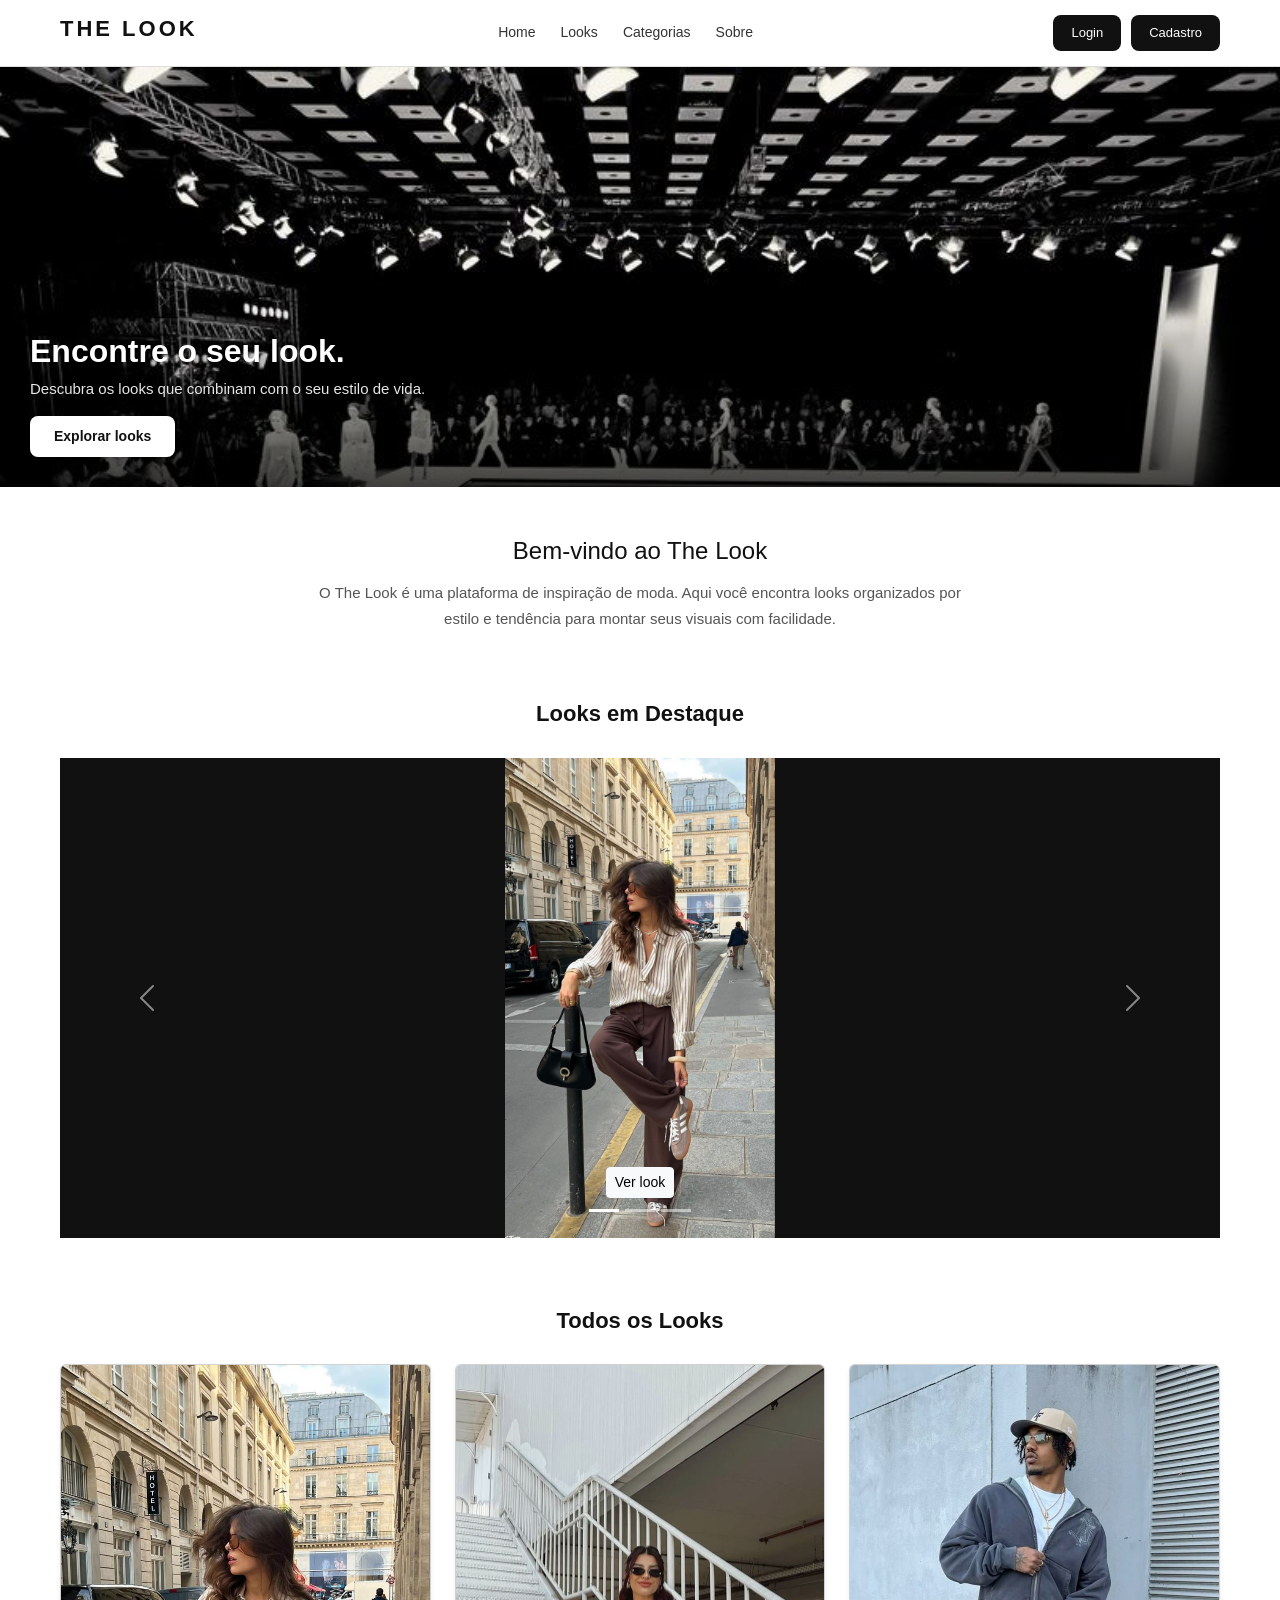
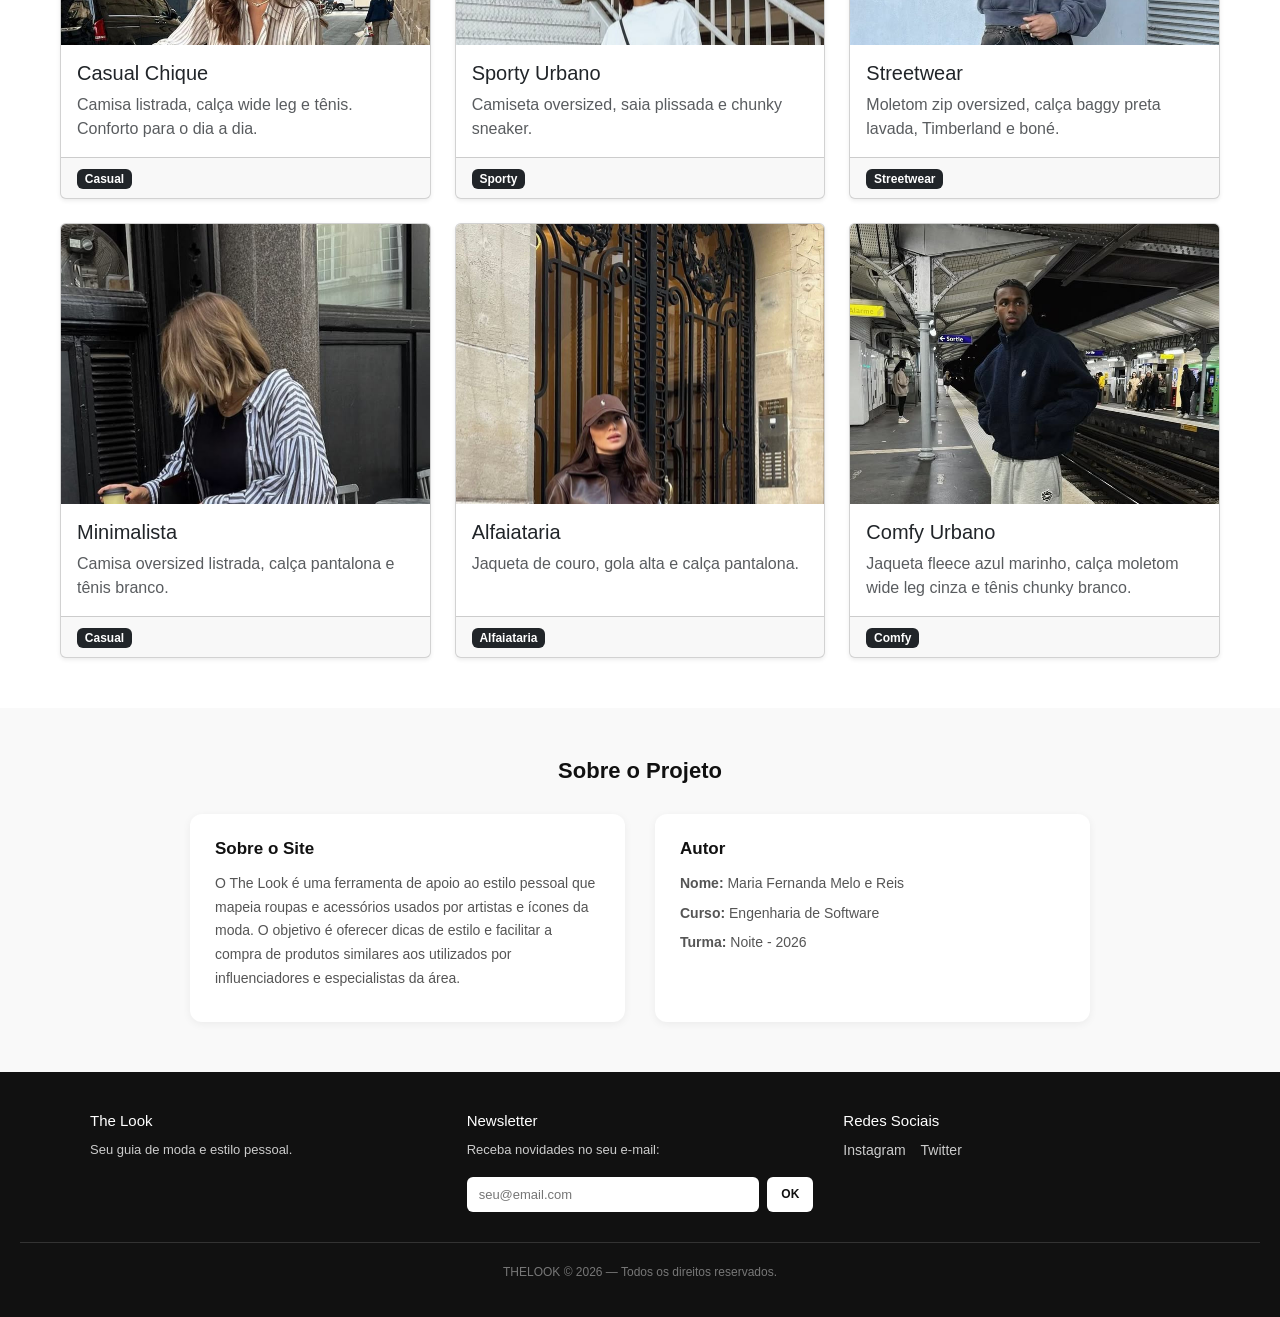
<file: public/index.html>
<!DOCTYPE html>
<html lang="pt-BR">
<head>
  <meta charset="UTF-8">
  <meta name="viewport" content="width=device-width, initial-scale=1.0">
  <title>The Look</title>
  <link rel="stylesheet" href="https://cdn.jsdelivr.net/npm/bootstrap@5.3.3/dist/css/bootstrap.min.css">
  <link rel="stylesheet" href="assets/css/styles.css">
</head>
<body id="pagina-index">

  <header>
    <div class="header-interno">
      <div class="logo">
        <h1>THE LOOK</h1>
      </div>
      <nav class="nav-links">
        <a href="index.html">Home</a>
        <a href="#destaques">Looks</a>
        <a href="#todos">Categorias</a>
        <a href="#sobre">Sobre</a>
      </nav>
      <div class="header-acoes">
        <button>Login</button>
        <button>Cadastro</button>
      </div>
    </div>
  </header>

  <!-- banner -->
  <div class="banner">
    <img src="assets/img/bannerr.jpg" alt="Banner The Look">
    <div class="banner-texto">
      <h2>Encontre o seu look.</h2>
      <p>Descubra os looks que combinam com o seu estilo de vida.</p>
      <a href="#destaques" class="btn-banner">Explorar looks</a>
    </div>
  </div>

  <!-- introdução -->
  <div class="introducao">
    <h2>Bem-vindo ao The Look</h2>
    <p>O The Look é uma plataforma de inspiração de moda. Aqui você encontra looks organizados por estilo e tendência para montar seus visuais com facilidade.</p>
  </div>

  <!-- seção 1: slider bootstrap com captions -->
  <div id="destaques" class="secao-looks">
    <h2 class="titulo-secao">Looks em Destaque</h2>
    <div id="slider" class="carousel slide" data-bs-ride="carousel">
      <div class="carousel-indicators" id="sliderIndicators"></div>
      <div class="carousel-inner" id="sliderInner"></div>
      <button class="carousel-control-prev" type="button" data-bs-target="#slider" data-bs-slide="prev">
        <span class="carousel-control-prev-icon" aria-hidden="true"></span>
        <span class="visually-hidden">Anterior</span>
      </button>
      <button class="carousel-control-next" type="button" data-bs-target="#slider" data-bs-slide="next">
        <span class="carousel-control-next-icon" aria-hidden="true"></span>
        <span class="visually-hidden">Próximo</span>
      </button>
    </div>
  </div>

  <!-- seção 2: cards bootstrap -->
  <div id="todos" class="secao-looks">
    <h2 class="titulo-secao">Todos os Looks</h2>
    <div class="row row-cols-1 row-cols-sm-2 row-cols-md-3 g-4" id="listaLooks"></div>
  </div>

  <!-- seção 3: sobre o autor -->
  <div id="sobre" class="secao-sobre">
    <h2 class="titulo-secao">Sobre o Projeto</h2>
    <div class="box-sobre">
      <div class="sobre-texto">
        <h3>Sobre o Site</h3>
        <p>O The Look é uma ferramenta de apoio ao estilo pessoal que mapeia roupas e acessórios usados por artistas e ícones da moda. O objetivo é oferecer dicas de estilo e facilitar a compra de produtos similares aos utilizados por influenciadores e especialistas da área.</p>
      </div>
      <div class="sobre-autor">
        <h3>Autor</h3>
        <p><strong>Nome:</strong> Maria Fernanda Melo e Reis</p>
        <p><strong>Curso:</strong> Engenharia de Software</p>
        <p><strong>Turma:</strong> Noite - 2026</p>
      </div>
    </div>
  </div>

  <footer>
    <div class="footer-interno">
      <div class="footer-bloco">
        <h3>The Look</h3>
        <p>Seu guia de moda e estilo pessoal.</p>
      </div>
      <div class="footer-bloco">
        <h3>Newsletter</h3>
        <p>Receba novidades no seu e-mail:</p>
        <div class="newsletter-form">
          <input type="email" placeholder="seu@email.com">
          <button>OK</button>
        </div>
      </div>
      <div class="footer-bloco">
        <h3>Redes Sociais</h3>
        <div class="redes-sociais">
          <a href="#">Instagram</a>
          <a href="#">Twitter</a>
        </div>
      </div>
    </div>
    <p class="footer-copy">THELOOK © 2026 — Todos os direitos reservados.</p>
  </footer>

  <script src="https://cdn.jsdelivr.net/npm/bootstrap@5.3.3/dist/js/bootstrap.bundle.min.js"></script>
  <script src="assets/js/app.js"></script>
</body>
</html>
</file>
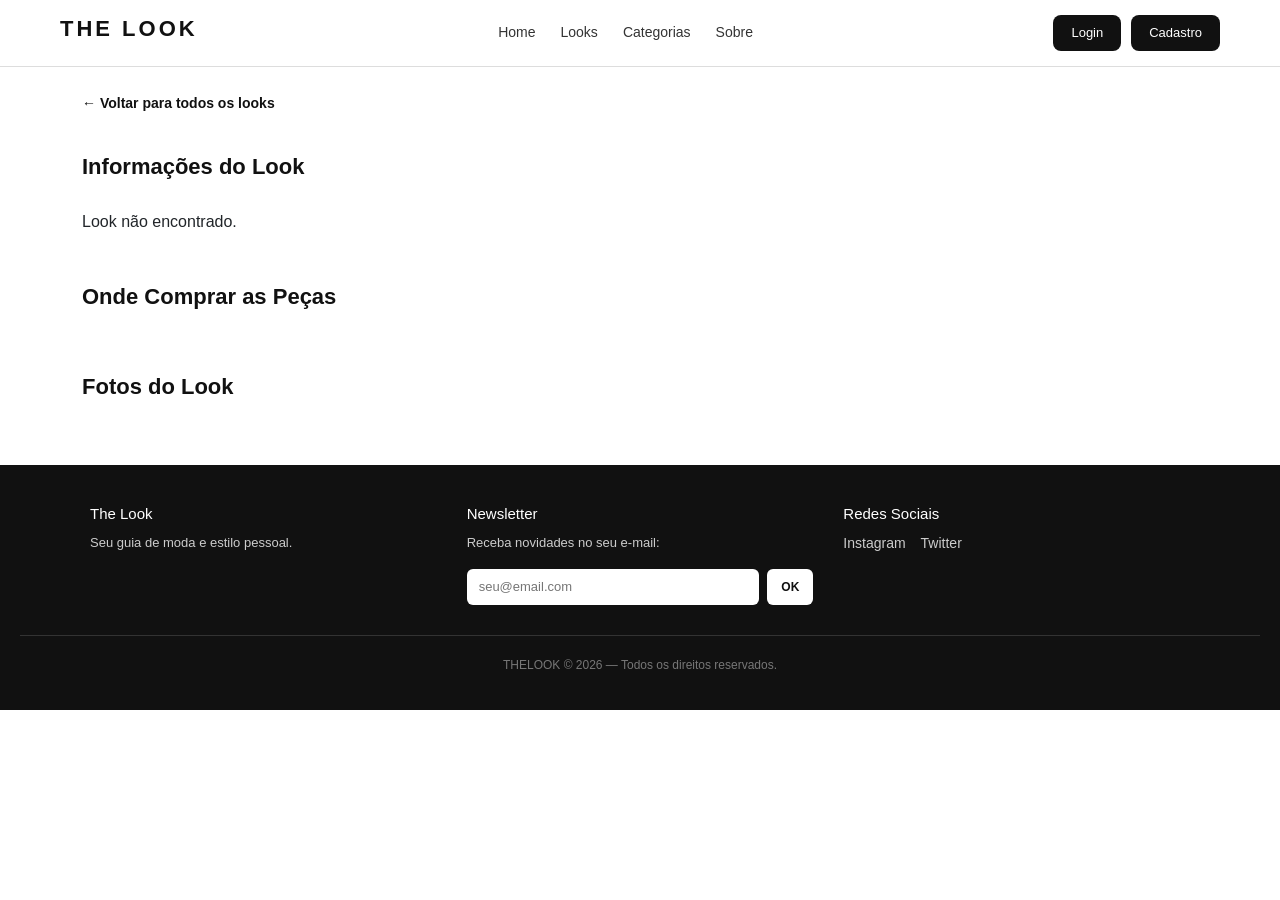
<file: public/detalhe.html>
<!DOCTYPE html>
<html lang="pt-BR">
<head>
  <meta charset="UTF-8">
  <meta name="viewport" content="width=device-width, initial-scale=1.0">
  <title>Detalhe - The Look</title>
  <link rel="stylesheet" href="https://cdn.jsdelivr.net/npm/bootstrap@5.3.3/dist/css/bootstrap.min.css">
  <link rel="stylesheet" href="assets/css/styles.css">
</head>
<body id="pagina-detalhe">

  <header>
    <div class="header-interno">
      <div class="logo">
        <h1>THE LOOK</h1>
      </div>
      <nav class="nav-links">
        <a href="index.html">Home</a>
        <a href="index.html#destaques">Looks</a>
        <a href="index.html#todos">Categorias</a>
        <a href="index.html#sobre">Sobre</a>
      </nav>
      <div class="header-acoes">
        <button>Login</button>
        <button>Cadastro</button>
      </div>
    </div>
  </header>

  <div class="container mt-4 mb-5">

    <a href="index.html" class="btn-voltar">← Voltar para todos os looks</a>

    <!-- seção 1: informações do look -->
    <div class="secao-detalhe">
      <h2 class="titulo-secao text-start">Informações do Look</h2>
      <div id="infoLook"></div>
    </div>

    <!-- seção 2: onde comprar -->
    <div class="secao-detalhe">
      <h2 class="titulo-secao text-start">Onde Comprar as Peças</h2>
      <div class="row g-3" id="ondeComprar"></div>
    </div>

    <!-- seção 3: fotos do look -->
    <div class="secao-detalhe">
      <h2 class="titulo-secao text-start">Fotos do Look</h2>
      <div class="row g-3" id="fotosLook"></div>
    </div>

  </div>

  <footer>
    <div class="footer-interno">
      <div class="footer-bloco">
        <h3>The Look</h3>
        <p>Seu guia de moda e estilo pessoal.</p>
      </div>
      <div class="footer-bloco">
        <h3>Newsletter</h3>
        <p>Receba novidades no seu e-mail:</p>
        <div class="newsletter-form">
          <input type="email" placeholder="seu@email.com">
          <button>OK</button>
        </div>
      </div>
      <div class="footer-bloco">
        <h3>Redes Sociais</h3>
        <div class="redes-sociais">
          <a href="#">Instagram</a>
          <a href="#">Twitter</a>
        </div>
      </div>
    </div>
    <p class="footer-copy">THELOOK © 2026 — Todos os direitos reservados.</p>
  </footer>

  <script src="https://cdn.jsdelivr.net/npm/bootstrap@5.3.3/dist/js/bootstrap.bundle.min.js"></script>
  <script src="assets/js/app.js"></script>
</body>
</html>
</file>
<file: public/assets/css/styles.css>
* {
  margin: 0;
  padding: 0;
  box-sizing: border-box;
  font-family: "Inter", sans-serif;
}

header {
  background-color: #fff;
  border-bottom: 1px solid #ddd;
  position: sticky;
  top: 0;
  z-index: 100;
}

.header-interno {
  max-width: 1200px;
  margin: 0 auto;
  padding: 15px 20px;
  display: flex;
  align-items: center;
  justify-content: space-between;
  gap: 20px;
}

.logo h1 {
  font-size: 22px;
  font-weight: 700;
  letter-spacing: 3px;
  color: #111;
}

.nav-links {
  display: flex;
  gap: 25px;
}

.nav-links a {
  text-decoration: none;
  color: #333;
  font-size: 14px;
  font-weight: 500;
  transition: color 0.2s;
}

.nav-links a:hover {
  color: #000;
}

.header-acoes {
  display: flex;
  gap: 10px;
}

.header-acoes button {
  background-color: #111;
  color: #fff;
  border: none;
  border-radius: 8px;
  padding: 8px 18px;
  font-size: 13px;
  cursor: pointer;
  font-weight: 500;
  transition: background-color 0.2s;
}

.header-acoes button:hover {
  background-color: #333;
}

/* banner */
.banner {
  position: relative;
  width: 100%;
  height: 420px;
  overflow: hidden;
}

.banner img {
  width: 100%;
  height: 100%;
  object-fit: cover;
  object-position: top;
  display: block;
}

.banner-texto {
  position: absolute;
  bottom: 0;
  left: 0;
  right: 0;
  padding: 30px;
  background: linear-gradient(transparent, rgba(0, 0, 0, 0.75));
  color: #fff;
}

.banner-texto h2 {
  font-size: 32px;
  font-weight: 700;
  margin-bottom: 8px;
}

.banner-texto p {
  font-size: 15px;
  margin-bottom: 15px;
  opacity: 0.9;
}

.btn-banner {
  display: inline-block;
  background-color: #fff;
  color: #111;
  padding: 10px 24px;
  border-radius: 8px;
  text-decoration: none;
  font-weight: 600;
  font-size: 14px;
  transition: background-color 0.2s;
}

.btn-banner:hover {
  background-color: #eee;
}

/* introdução */
.introducao {
  max-width: 700px;
  margin: 50px auto;
  padding: 0 20px;
  text-align: center;
}

.introducao h2 {
  font-size: 24px;
  margin-bottom: 15px;
  color: #111;
}

.introducao p {
  font-size: 15px;
  color: #555;
  line-height: 1.7;
}

/* títulos de seção */
.titulo-secao {
  text-align: center;
  font-size: 22px;
  font-weight: 700;
  color: #111;
  margin-bottom: 30px;
}

/* seções */
.secao-looks {
  padding: 20px 20px 50px;
  max-width: 1200px;
  margin: 0 auto;
}

/* slider — imagem sem esticar */
.img-slider {
  height: 480px;
  object-fit: contain;
  object-position: center;
  background-color: #111;
}

/* cards de look */
.img-card-look {
  height: 280px;
  object-fit: cover;
  object-position: top;
}

.card:hover {
  transform: translateY(-4px);
  transition: transform 0.2s;
}

/* seção sobre */
.secao-sobre {
  background-color: #f9f9f9;
  padding: 50px 20px;
}

.box-sobre {
  max-width: 900px;
  margin: 0 auto;
  display: flex;
  gap: 30px;
}

.sobre-texto,
.sobre-autor {
  flex: 1;
  background-color: #fff;
  border-radius: 12px;
  padding: 25px;
  box-shadow: 0 2px 8px rgba(0, 0, 0, 0.06);
}

.sobre-texto h3,
.sobre-autor h3 {
  font-size: 17px;
  font-weight: 700;
  margin-bottom: 12px;
  color: #111;
}

.sobre-texto p,
.sobre-autor p {
  font-size: 14px;
  color: #555;
  line-height: 1.7;
  margin-bottom: 6px;
}

/* página de detalhe */
.secao-detalhe {
  margin-bottom: 50px;
  margin-top: 30px;
}

.btn-voltar {
  display: inline-block;
  text-decoration: none;
  color: #111;
  font-size: 14px;
  font-weight: 600;
  margin-bottom: 10px;
}

.btn-voltar:hover {
  color: #444;
}

.texto-detalhe {
  font-size: 14px;
  color: #555;
  line-height: 1.7;
  margin: 15px 0 20px;
}

.tabela-info {
  width: 100%;
  border-collapse: collapse;
}

.tabela-info tr {
  border-bottom: 1px solid #eee;
}

.tabela-info td {
  padding: 10px 8px;
  font-size: 14px;
  color: #333;
}

.rotulo {
  font-weight: 700;
  color: #888;
  width: 110px;
  font-size: 12px;
  text-transform: uppercase;
}

/* fotos do look */
.img-foto-look {
  height: 200px;
  object-fit: cover;
  object-position: top;
}

/* rodapé */
footer {
  background-color: #111;
  color: #ccc;
  padding: 40px 20px 20px;
}

.footer-interno {
  max-width: 1100px;
  margin: 0 auto 30px;
  display: grid;
  grid-template-columns: repeat(3, 1fr);
  gap: 30px;
}

.footer-bloco h3 {
  color: #fff;
  font-size: 15px;
  margin-bottom: 10px;
}

.footer-bloco p {
  font-size: 13px;
  line-height: 1.6;
}

.newsletter-form {
  display: flex;
  gap: 8px;
  margin-top: 10px;
}

.newsletter-form input {
  padding: 8px 12px;
  border-radius: 6px;
  border: none;
  font-size: 13px;
  outline: none;
  flex: 1;
}

.newsletter-form button {
  background-color: #fff;
  color: #111;
  border: none;
  padding: 8px 14px;
  border-radius: 6px;
  cursor: pointer;
  font-weight: 700;
  font-size: 12px;
}

.redes-sociais {
  display: flex;
  gap: 15px;
  margin-top: 10px;
}

.redes-sociais a {
  color: #ccc;
  font-size: 14px;
  text-decoration: none;
  transition: color 0.2s;
}

.redes-sociais a:hover {
  color: #fff;
}

.footer-copy {
  text-align: center;
  font-size: 12px;
  color: #777;
  border-top: 1px solid #333;
  padding-top: 20px;
}

/* responsivo */
@media (max-width: 900px) {
  .footer-interno {
    grid-template-columns: repeat(2, 1fr);
  }

  .nav-links {
    gap: 15px;
  }

  .box-sobre {
    flex-direction: column;
  }

  .img-slider {
    height: 320px;
  }
}

@media (max-width: 600px) {
  .header-interno {
    flex-direction: column;
    align-items: flex-start;
    gap: 12px;
  }

  .nav-links {
    flex-wrap: wrap;
    gap: 10px;
  }

  .banner {
    height: 280px;
  }

  .banner-texto h2 {
    font-size: 22px;
  }

  .img-slider {
    height: 240px;
  }

  .footer-interno {
    grid-template-columns: 1fr;
  }

  .img-card-look {
    height: 220px;
  }

  .img-foto-look {
    height: 160px;
  }
}
</file>
